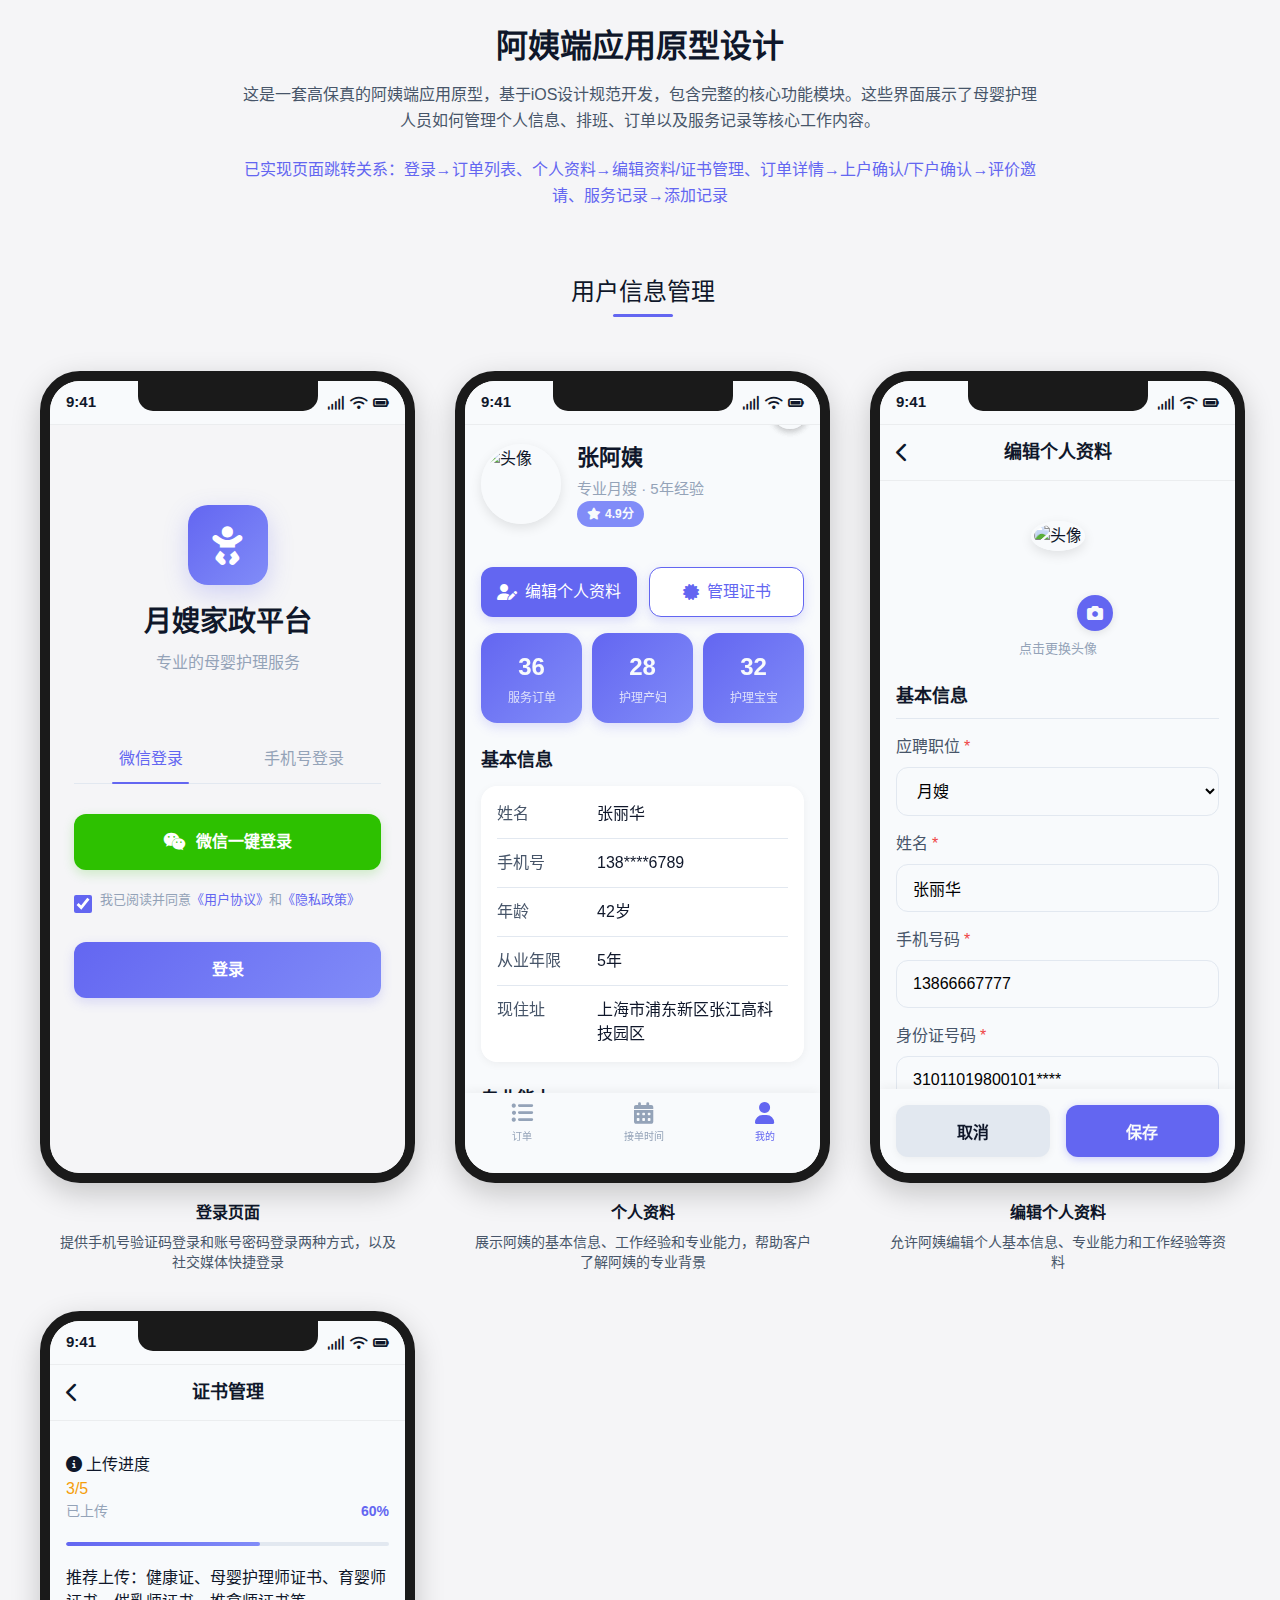
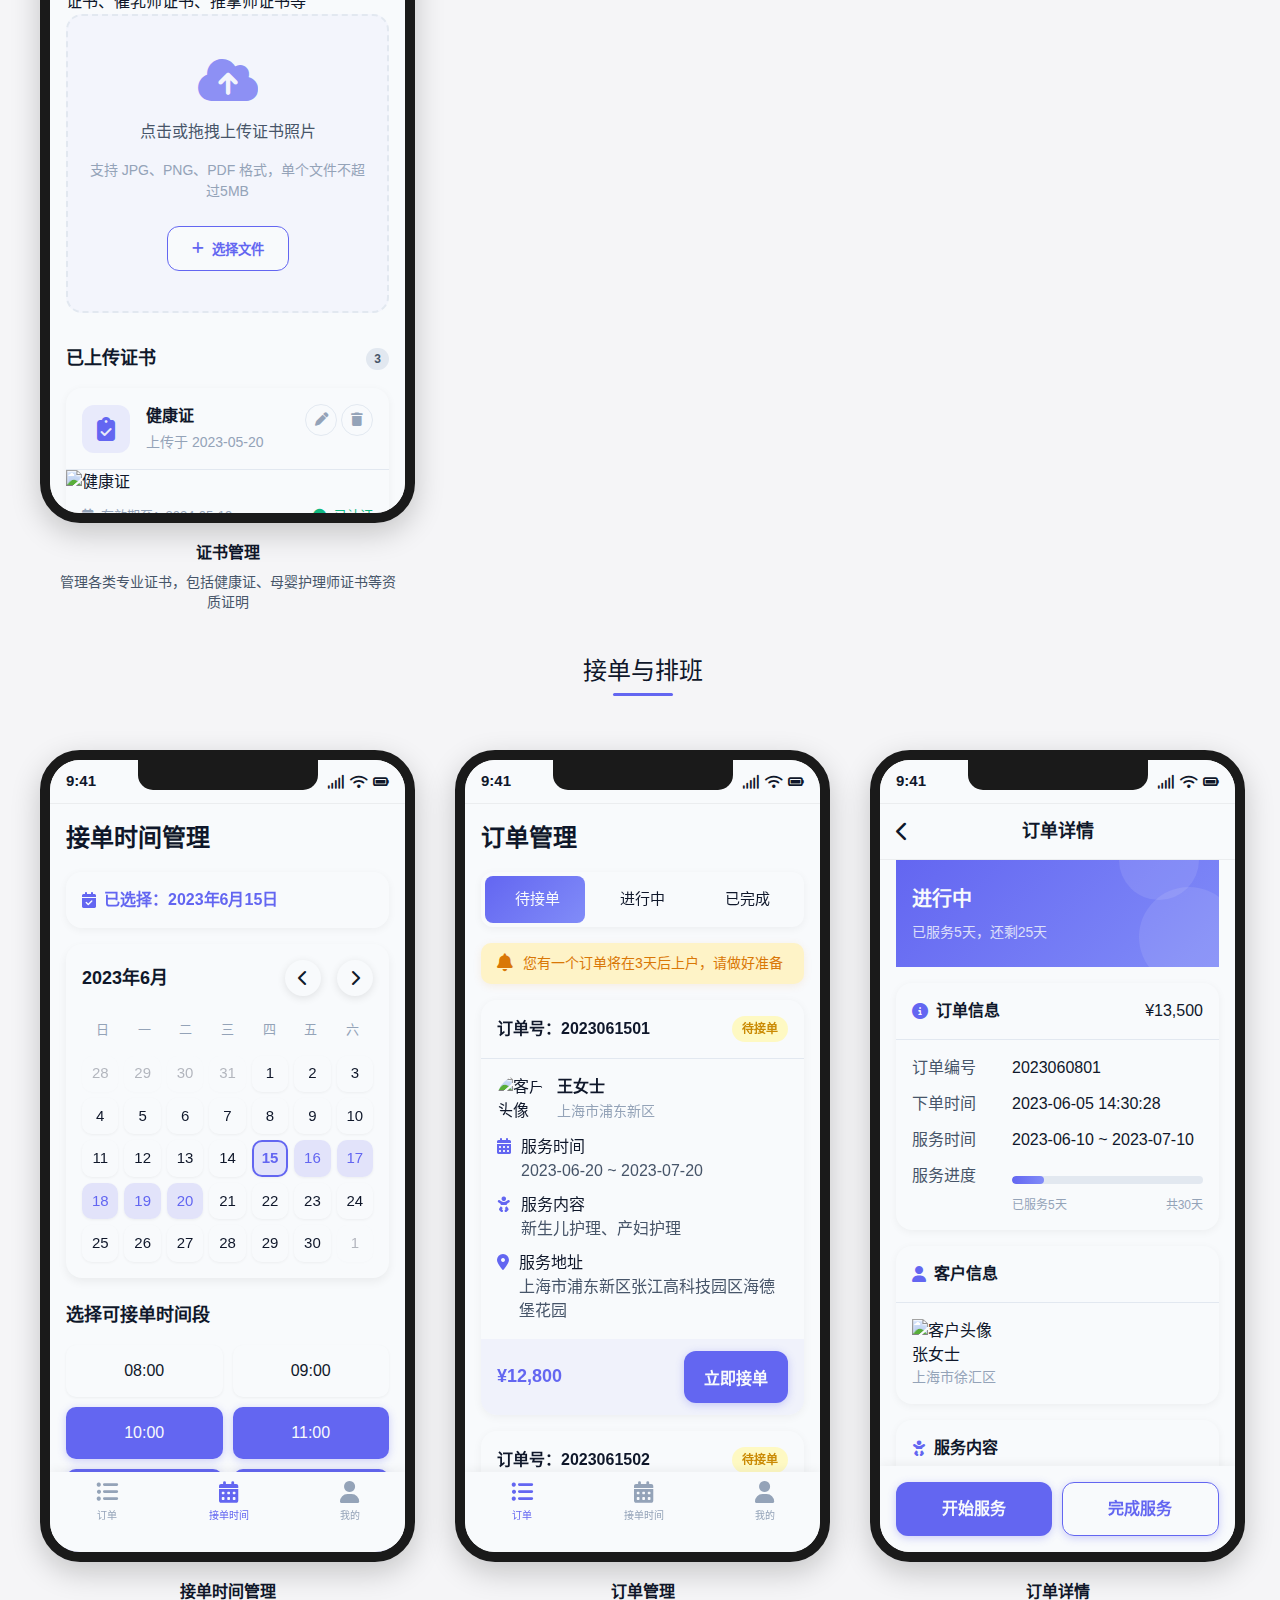
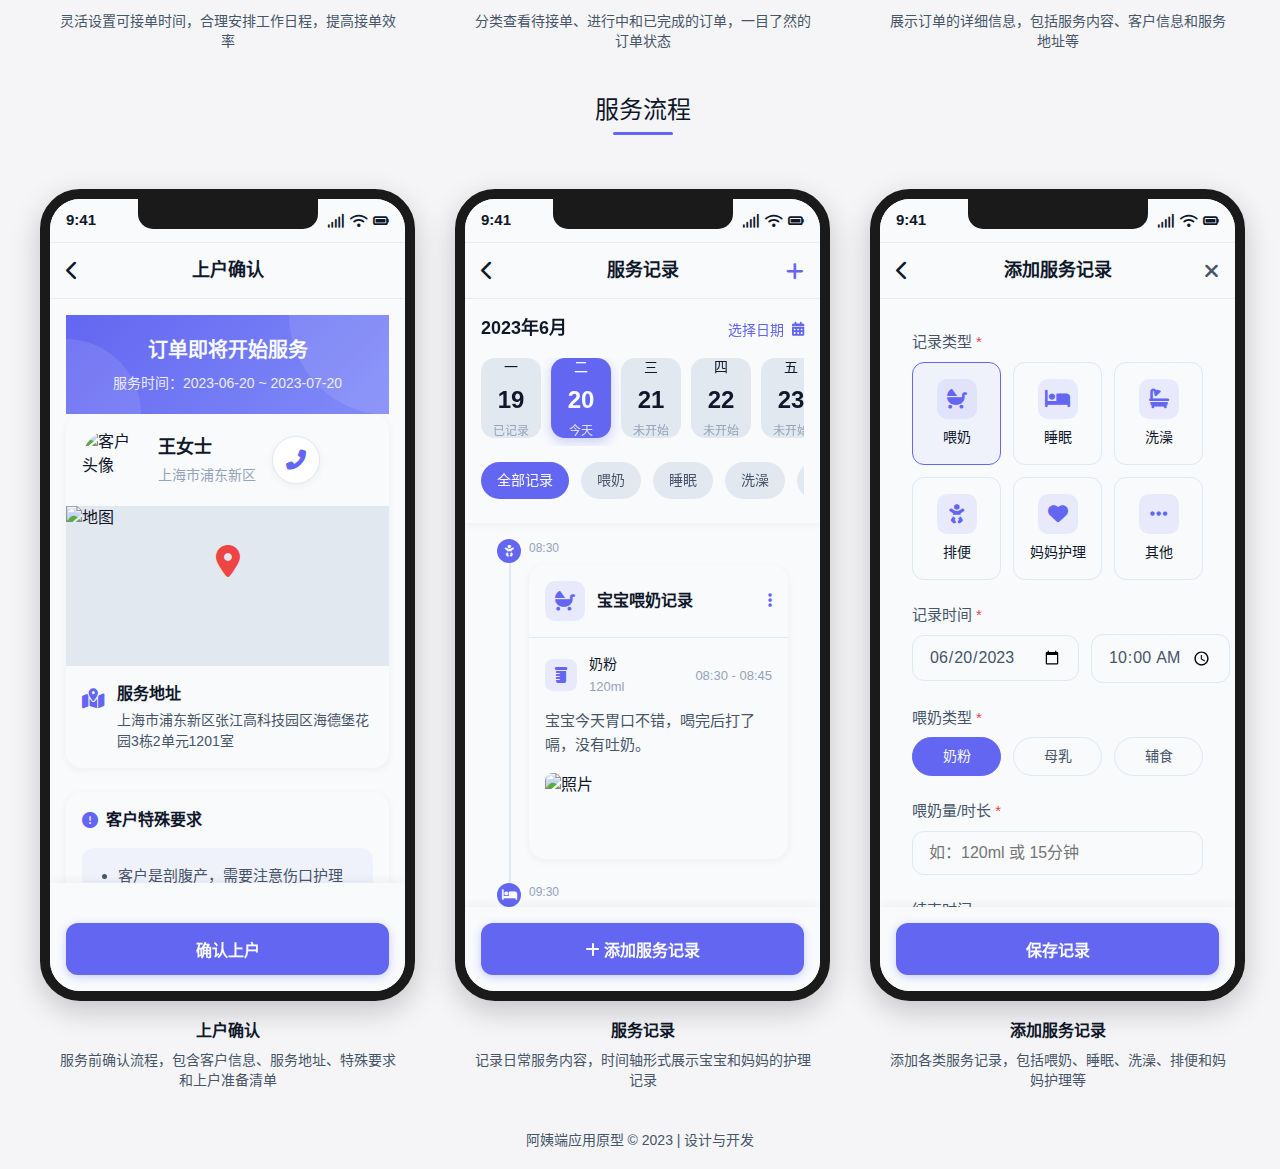
<file: index.html>
<!DOCTYPE html>
<html lang="zh-CN">
<head>
    <meta charset="UTF-8">
    <meta name="viewport" content="width=device-width, initial-scale=1.0">
    <title>阿姨端应用原型</title>
    <link rel="stylesheet" href="https://cdnjs.cloudflare.com/ajax/libs/font-awesome/6.4.0/css/all.min.css">
    <style>
        :root {
            --dark-blue: #0F172A;
            --purple: #6366F1;
            --light-purple: #818CF8;
            --white: #F8FAFC;
            --light-grey: #E2E8F0;
            --medium-grey: #94A3B8;
            --dark-grey: #475569;
        }
        
        * {
            margin: 0;
            padding: 0;
            box-sizing: border-box;
            font-family: -apple-system, BlinkMacSystemFont, 'Segoe UI', Roboto, Helvetica, Arial, sans-serif;
        }
        
        body {
            background-color: #f5f5f7;
            padding: 20px;
            display: flex;
            flex-direction: column;
            align-items: center;
        }
        
        .page-header {
            text-align: center;
            margin-bottom: 40px;
            max-width: 800px;
            width: 100%;
        }
        
        h1 {
            color: var(--dark-blue);
            margin-bottom: 16px;
            text-align: center;
        }
        
        .description {
            color: var(--dark-grey);
            line-height: 1.6;
            text-align: center;
            margin-bottom: 24px;
        }
        
        .prototype-container {
            display: grid;
            grid-template-columns: 1fr;
            gap: 40px;
            max-width: 1200px;
            width: 100%;
        }
        
        .section-title {
            font-size: 24px;
            color: var(--dark-blue);
            margin-bottom: 24px;
            text-align: center;
            grid-column: 1 / -1;
            position: relative;
        }
        
        .section-title::after {
            content: '';
            position: absolute;
            bottom: -10px;
            left: 50%;
            transform: translateX(-50%);
            width: 60px;
            height: 3px;
            background-color: var(--purple);
            border-radius: 3px;
        }
        
        .device {
            position: relative;
            width: 375px;
            height: 812px;
            margin: 0 auto;
            border-radius: 40px;
            box-shadow: 0 10px 30px rgba(0, 0, 0, 0.2);
            overflow: hidden;
            background-color: white;
            border: 10px solid #1a1a1a;
        }
        
        .device::before {
            content: '';
            position: absolute;
            top: 0;
            left: 50%;
            transform: translateX(-50%);
            width: 180px;
            height: 30px;
            background-color: #1a1a1a;
            border-bottom-left-radius: 15px;
            border-bottom-right-radius: 15px;
            z-index: 10;
        }
        
        .device-frame {
            width: 100%;
            height: 100%;
            overflow: hidden;
            position: relative;
            border-radius: 30px;
        }
        
        iframe {
            width: 100%;
            height: 100%;
            border: none;
        }
        
        .screen-label {
            text-align: center;
            margin-top: 16px;
            font-weight: bold;
            color: var(--dark-blue);
        }
        
        .screen-description {
            text-align: center;
            color: var(--dark-grey);
            font-size: 14px;
            margin-top: 8px;
            max-width: 340px;
            margin-left: auto;
            margin-right: auto;
        }
        
        @media (min-width: 768px) {
            .prototype-container {
                grid-template-columns: repeat(2, 1fr);
            }
        }
        
        @media (min-width: 1200px) {
            .prototype-container {
                grid-template-columns: repeat(3, 1fr);
            }
        }
    </style>
</head>
<body>
    <div class="page-header">
        <h1>阿姨端应用原型设计</h1>
        <p class="description">这是一套高保真的阿姨端应用原型，基于iOS设计规范开发，包含完整的核心功能模块。这些界面展示了母婴护理人员如何管理个人信息、排班、订单以及服务记录等核心工作内容。</p>
        <p class="description" style="color: var(--purple); font-weight: 500;">已实现页面跳转关系：登录→订单列表、个人资料→编辑资料/证书管理、订单详情→上户确认/下户确认→评价邀请、服务记录→添加记录</p>
    </div>
    
    <div class="prototype-container">
        <div class="section-title">用户信息管理</div>
        
        <div>
            <div class="device">
                <div class="device-frame">
                    <iframe src="login.html"></iframe>
                </div>
            </div>
            <div class="screen-label">登录页面</div>
            <div class="screen-description">提供手机号验证码登录和账号密码登录两种方式，以及社交媒体快捷登录</div>
        </div>
        
        <div>
            <div class="device">
                <div class="device-frame">
                    <iframe src="profile.html"></iframe>
                </div>
            </div>
            <div class="screen-label">个人资料</div>
            <div class="screen-description">展示阿姨的基本信息、工作经验和专业能力，帮助客户了解阿姨的专业背景</div>
        </div>
        
        <div>
            <div class="device">
                <div class="device-frame">
                    <iframe src="profile-edit.html"></iframe>
                </div>
            </div>
            <div class="screen-label">编辑个人资料</div>
            <div class="screen-description">允许阿姨编辑个人基本信息、专业能力和工作经验等资料</div>
        </div>
        
        <div>
            <div class="device">
                <div class="device-frame">
                    <iframe src="certificate-upload.html"></iframe>
                </div>
            </div>
            <div class="screen-label">证书管理</div>
            <div class="screen-description">管理各类专业证书，包括健康证、母婴护理师证书等资质证明</div>
        </div>
        
        <div class="section-title">接单与排班</div>
        
        <div>
            <div class="device">
                <div class="device-frame">
                    <iframe src="schedule.html"></iframe>
                </div>
            </div>
            <div class="screen-label">接单时间管理</div>
            <div class="screen-description">灵活设置可接单时间，合理安排工作日程，提高接单效率</div>
        </div>
        
        <div>
            <div class="device">
                <div class="device-frame">
                    <iframe src="orders.html"></iframe>
                </div>
            </div>
            <div class="screen-label">订单管理</div>
            <div class="screen-description">分类查看待接单、进行中和已完成的订单，一目了然的订单状态</div>
        </div>
        
        <div>
            <div class="device">
                <div class="device-frame">
                    <iframe src="order-detail.html"></iframe>
                </div>
            </div>
            <div class="screen-label">订单详情</div>
            <div class="screen-description">展示订单的详细信息，包括服务内容、客户信息和服务地址等</div>
        </div>
        
        <div class="section-title">服务流程</div>
        
        <div>
            <div class="device">
                <div class="device-frame">
                    <iframe src="order-confirm.html"></iframe>
                </div>
            </div>
            <div class="screen-label">上户确认</div>
            <div class="screen-description">服务前确认流程，包含客户信息、服务地址、特殊要求和上户准备清单</div>
        </div>
        
        <div>
            <div class="device">
                <div class="device-frame">
                    <iframe src="service-record.html"></iframe>
                </div>
            </div>
            <div class="screen-label">服务记录</div>
            <div class="screen-description">记录日常服务内容，时间轴形式展示宝宝和妈妈的护理记录</div>
        </div>
        
        <div>
            <div class="device">
                <div class="device-frame">
                    <iframe src="add-record.html"></iframe>
                </div>
            </div>
            <div class="screen-label">添加服务记录</div>
            <div class="screen-description">添加各类服务记录，包括喂奶、睡眠、洗澡、排便和妈妈护理等</div>
        </div>
    </div>
    
    <div style="margin-top: 40px; text-align: center; color: var(--dark-grey); font-size: 14px;">
        阿姨端应用原型 © 2023 | 设计与开发
    </div>
</body>
</html>
</file>
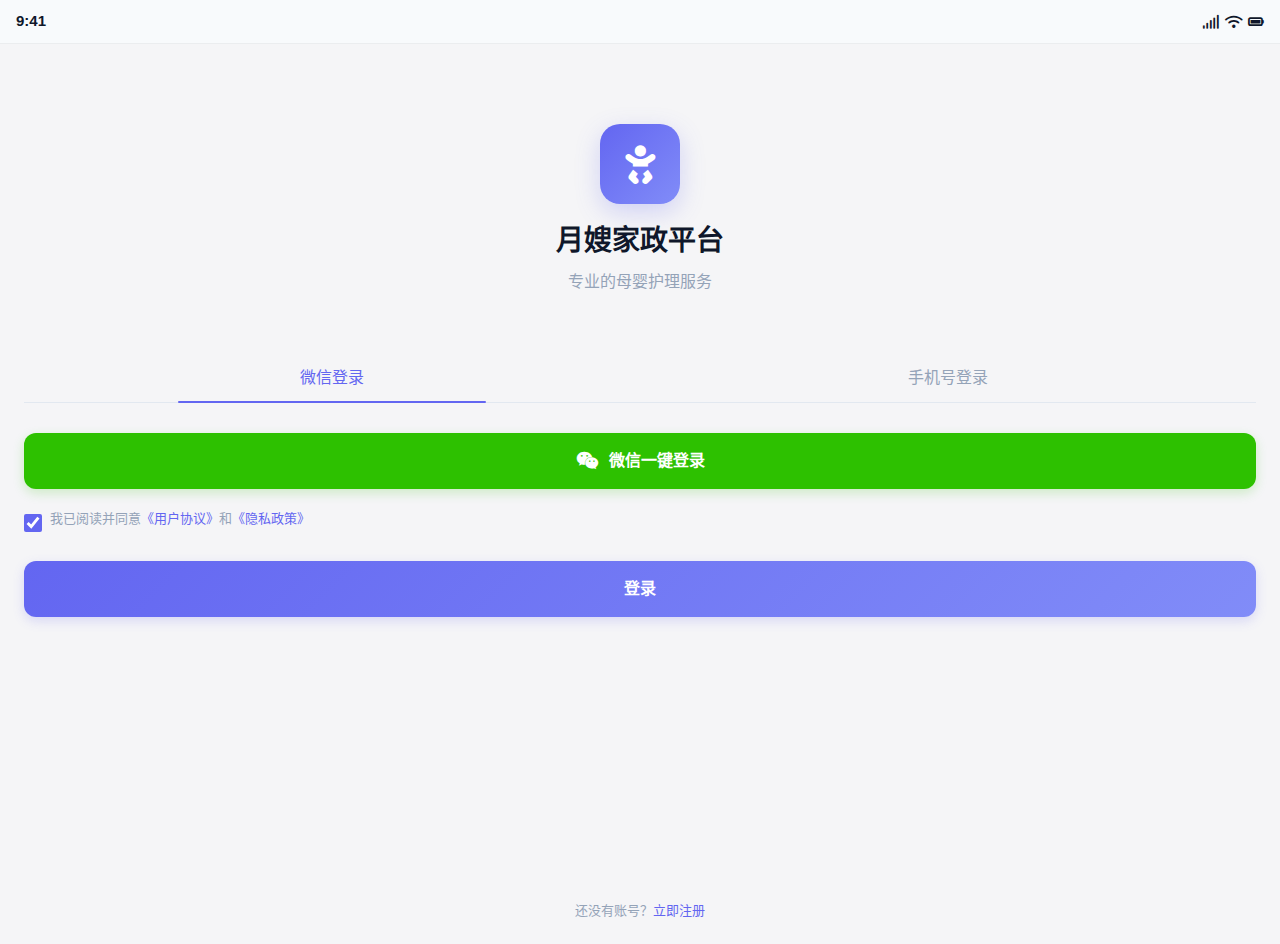
<file: login.html>
<!DOCTYPE html>
<html lang="zh-CN">
<head>
    <meta charset="UTF-8">
    <meta name="viewport" content="width=device-width, initial-scale=1.0">
    <title>登录 - 阿姨端</title>
    <link rel="stylesheet" href="styles.css">
    <link rel="stylesheet" href="https://cdnjs.cloudflare.com/ajax/libs/font-awesome/6.4.0/css/all.min.css">
    <style>
        :root {
            --dark-blue: #0F172A;
            --purple: #6366F1;
            --light-purple: #818CF8;
            --white: #F8FAFC;
            --light-grey: #E2E8F0;
            --medium-grey: #94A3B8;
            --dark-grey: #475569;
        }
        
        * {
            margin: 0;
            padding: 0;
            box-sizing: border-box;
            font-family: -apple-system, BlinkMacSystemFont, 'Segoe UI', Roboto, Helvetica, Arial, sans-serif;
        }
        
        body {
            background-color: #f5f5f7;
        }
        
        .login-container {
            display: flex;
            flex-direction: column;
            min-height: 100vh;
            padding: 0 24px;
        }
        
        .login-header {
            padding-top: 80px;
            text-align: center;
            margin-bottom: 60px;
        }
        
        .app-logo {
            width: 80px;
            height: 80px;
            border-radius: 20px;
            margin: 0 auto 16px;
            display: flex;
            align-items: center;
            justify-content: center;
            background: linear-gradient(135deg, var(--purple) 0%, var(--light-purple) 100%);
            box-shadow: 0 8px 24px rgba(99, 102, 241, 0.25);
        }
        
        .app-logo i {
            font-size: 40px;
            color: white;
        }
        
        .app-title {
            font-size: 28px;
            font-weight: bold;
            color: var(--dark-blue);
            margin-bottom: 8px;
        }
        
        .app-subtitle {
            font-size: 16px;
            color: var(--medium-grey);
        }
        
        .login-form {
            flex: 1;
        }
        
        .form-group {
            margin-bottom: 24px;
        }
        
        .form-label {
            display: block;
            margin-bottom: 8px;
            font-weight: 500;
            color: var(--dark-grey);
        }
        
        .input-container {
            position: relative;
        }
        
        .form-control {
            width: 100%;
            padding: 16px;
            padding-left: 48px;
            border: 1px solid var(--light-grey);
            border-radius: 12px;
            font-size: 16px;
            background-color: var(--white);
            transition: border-color 0.3s ease, box-shadow 0.3s ease;
        }
        
        .form-control:focus {
            border-color: var(--purple);
            outline: none;
            box-shadow: 0 0 0 2px rgba(99, 102, 241, 0.2);
        }
        
        .input-icon {
            position: absolute;
            left: 16px;
            top: 50%;
            transform: translateY(-50%);
            color: var(--medium-grey);
            font-size: 20px;
        }
        
        .verification-code {
            display: flex;
            gap: 10px;
        }
        
        .verification-code .form-control {
            flex: 1;
        }
        
        .send-code-btn {
            flex: 0 0 110px;
            background: none;
            border: 1px solid var(--purple);
            color: var(--purple);
            border-radius: 12px;
            font-size: 14px;
            font-weight: 500;
            cursor: pointer;
            white-space: nowrap;
        }
        
        .login-button {
            width: 100%;
            padding: 16px;
            background: linear-gradient(135deg, var(--purple) 0%, var(--light-purple) 100%);
            color: white;
            border: none;
            border-radius: 12px;
            font-size: 16px;
            font-weight: 600;
            margin-top: 16px;
            box-shadow: 0 4px 12px rgba(99, 102, 241, 0.2);
            transition: transform 0.3s ease;
            white-space: nowrap;
            display: flex;
            align-items: center;
            justify-content: center;
        }
        
        .login-button:active {
            transform: scale(0.98);
        }
        
        .login-footer {
            text-align: center;
            margin-bottom: 24px;
            color: var(--medium-grey);
            font-size: 13px;
        }
        
        .login-footer a {
            color: var(--purple);
            text-decoration: none;
        }
        
        .agreement-check {
            display: flex;
            align-items: center;
            gap: 8px;
            margin-top: 20px;
            margin-bottom: 24px;
        }
        
        .agreement-check input {
            width: 18px;
            height: 18px;
            accent-color: var(--purple);
        }
        
        .agreement-text {
            font-size: 13px;
            color: var(--medium-grey);
        }
        
        .agreement-text a {
            color: var(--purple);
            text-decoration: none;
        }
        
        .wechat-login-button {
            display: flex;
            align-items: center;
            justify-content: center;
            gap: 10px;
            width: 100%;
            padding: 16px;
            background-color: #2DC100;
            color: white;
            border: none;
            border-radius: 12px;
            font-size: 16px;
            font-weight: 600;
            margin-bottom: 16px;
            box-shadow: 0 4px 12px rgba(45, 193, 0, 0.2);
            transition: transform 0.3s ease;
            white-space: nowrap;
            text-decoration: none;
        }
        
        .wechat-login-button:active {
            transform: scale(0.98);
        }
        
        .wechat-login-button i {
            font-size: 20px;
        }
        
        .login-tabs {
            display: flex;
            margin-bottom: 30px;
            border-bottom: 1px solid var(--light-grey);
        }
        
        .login-tab {
            flex: 1;
            text-align: center;
            padding: 12px 0;
            font-weight: 500;
            color: var(--medium-grey);
            position: relative;
            transition: color 0.3s;
            white-space: nowrap;
        }
        
        .login-tab.active {
            color: var(--purple);
        }
        
        .login-tab.active::after {
            content: '';
            position: absolute;
            bottom: -1px;
            left: 25%;
            width: 50%;
            height: 2px;
            background-color: var(--purple);
            border-radius: 2px;
        }
        
        .tab-content {
            display: none;
        }
        
        .tab-content.active {
            display: block;
        }
        
        a {
            text-decoration: none;
        }
    </style>
</head>
<body>
    <!-- iOS 状态栏 -->
    <div class="status-bar">
        <div class="status-bar-time">9:41</div>
        <div class="status-bar-icons">
            <i class="fas fa-signal"></i>
            <i class="fas fa-wifi"></i>
            <i class="fas fa-battery-full"></i>
        </div>
    </div>
    
    <div class="login-container">
        <div class="login-header">
            <div class="app-logo">
                <i class="fas fa-baby"></i>
            </div>
            <h1 class="app-title">月嫂家政平台</h1>
            <p class="app-subtitle">专业的母婴护理服务</p>
        </div>
        
        <div class="login-form">
            <div class="login-tabs">
                <div class="login-tab active" onclick="switchTab('wechat')">微信登录</div>
                <div class="login-tab" onclick="switchTab('phone')">手机号登录</div>
            </div>
            
            <div id="wechat-login" class="tab-content active">
                <a href="orders.html" class="wechat-login-button">
                    <i class="fab fa-weixin"></i> 微信一键登录
                </a>
            </div>
            
            <div id="phone-login" class="tab-content">
                <div class="form-group">
                    <div class="input-container">
                        <i class="fas fa-mobile-alt input-icon"></i>
                        <input type="tel" class="form-control" placeholder="请输入手机号">
                    </div>
                </div>
                
                <div class="form-group">
                    <div class="verification-code">
                        <div class="input-container">
                            <i class="fas fa-shield-alt input-icon"></i>
                            <input type="text" class="form-control" placeholder="请输入验证码">
                        </div>
                        <button class="send-code-btn">获取验证码</button>
                    </div>
                </div>
            </div>
            
            <div class="agreement-check">
                <input type="checkbox" id="agreement" checked>
                <label for="agreement" class="agreement-text">
                    我已阅读并同意<a href="#">《用户协议》</a>和<a href="#">《隐私政策》</a>
                </label>
            </div>
            
            <a href="orders.html" class="button login-button">登录</a>
        </div>
        
        <div class="login-footer">
            还没有账号？<a href="#">立即注册</a>
        </div>
    </div>

    <script>
        function switchTab(tab) {
            // 移除所有标签的active类
            document.querySelectorAll('.login-tab').forEach(item => {
                item.classList.remove('active');
            });
            
            // 移除所有内容的active类
            document.querySelectorAll('.tab-content').forEach(item => {
                item.classList.remove('active');
            });
            
            // 给选中的标签添加active类
            if(tab === 'wechat') {
                document.querySelectorAll('.login-tab')[0].classList.add('active');
                document.getElementById('wechat-login').classList.add('active');
            } else if(tab === 'phone') {
                document.querySelectorAll('.login-tab')[1].classList.add('active');
                document.getElementById('phone-login').classList.add('active');
            }
        }
    </script>
</body>
</html>
</file>
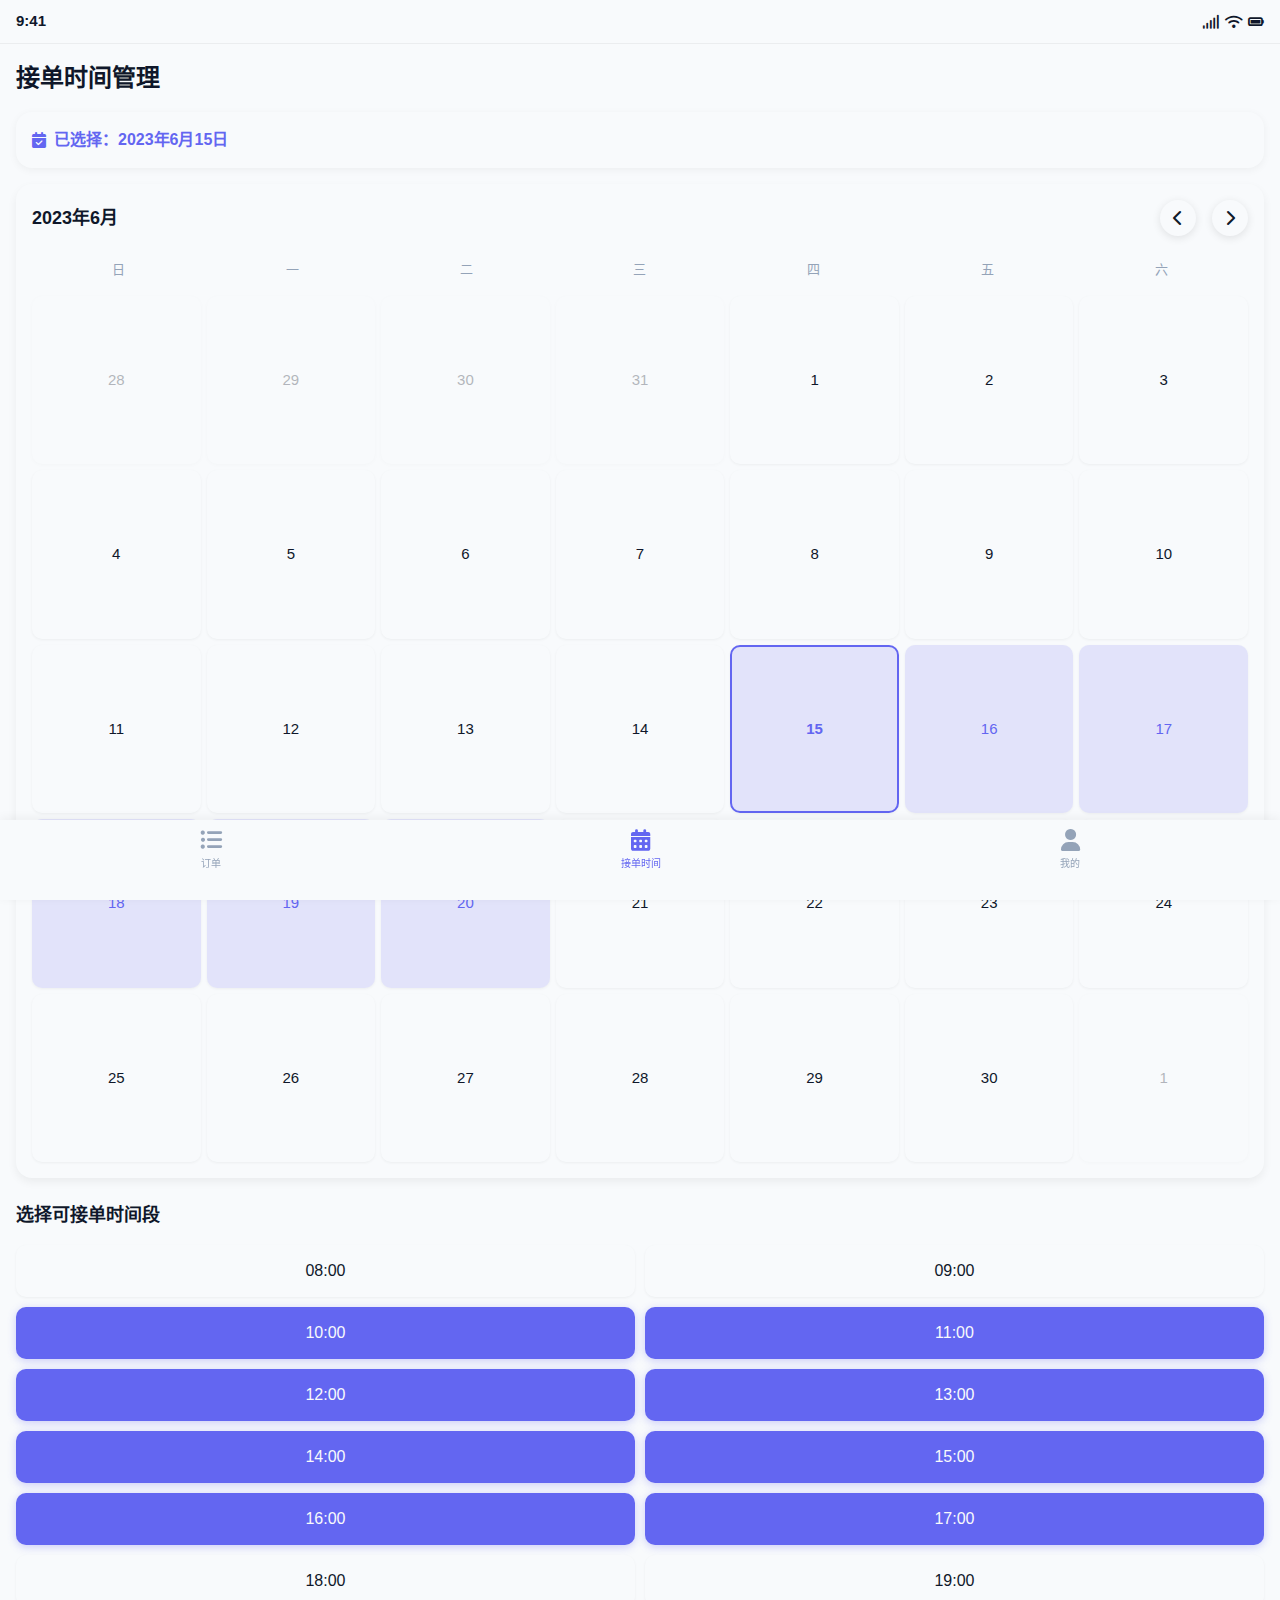
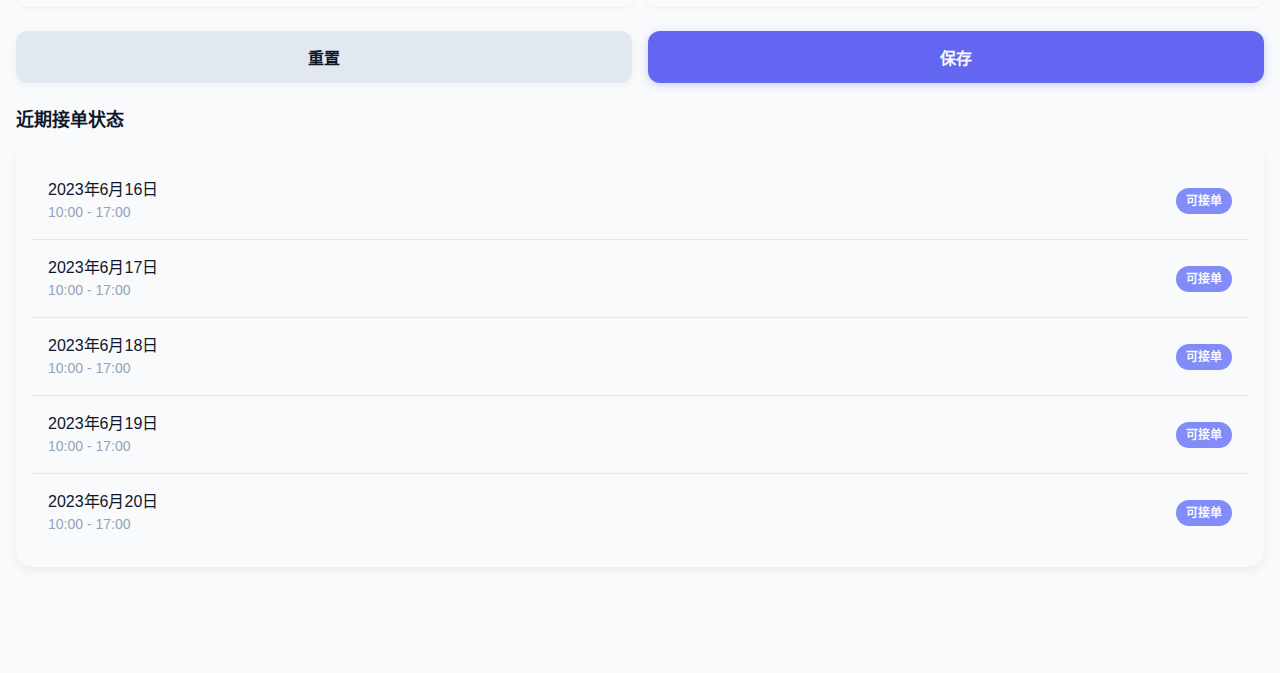
<file: schedule.html>
<!DOCTYPE html>
<html lang="zh-CN">
<head>
    <meta charset="UTF-8">
    <meta name="viewport" content="width=device-width, initial-scale=1.0">
    <title>接单时间管理 - 阿姨端</title>
    <link rel="stylesheet" href="styles.css">
    <link rel="stylesheet" href="https://cdnjs.cloudflare.com/ajax/libs/font-awesome/6.4.0/css/all.min.css">
    <style>
        .calendar-header {
            display: flex;
            justify-content: space-between;
            align-items: center;
            margin-bottom: 16px;
        }
        
        .calendar-title {
            font-size: 18px;
            font-weight: 600;
        }
        
        .calendar-nav {
            display: flex;
            gap: 16px;
        }
        
        .calendar-nav-btn {
            width: 36px;
            height: 36px;
            display: flex;
            align-items: center;
            justify-content: center;
            border-radius: 50%;
            background-color: var(--white);
            color: var(--dark-blue);
            box-shadow: 0 2px 8px rgba(0, 0, 0, 0.1);
            transition: all 0.3s ease;
        }
        
        .calendar-nav-btn:active {
            transform: scale(0.95);
            background-color: var(--light-grey);
        }
        
        .weekdays {
            display: grid;
            grid-template-columns: repeat(7, 1fr);
            text-align: center;
            margin-bottom: 8px;
        }
        
        .weekday {
            font-size: 13px;
            color: var(--medium-grey);
            padding: 8px 0;
        }
        
        .calendar-grid {
            display: grid;
            grid-template-columns: repeat(7, 1fr);
            gap: 6px;
        }
        
        .day {
            aspect-ratio: 1/1;
            display: flex;
            flex-direction: column;
            align-items: center;
            justify-content: center;
            background-color: var(--white);
            border-radius: 10px;
            position: relative;
            box-shadow: 0 1px 3px rgba(0, 0, 0, 0.05);
            transition: all 0.3s ease;
        }
        
        .day.available {
            background-color: rgba(99, 102, 241, 0.15);
            color: var(--purple);
            font-weight: 500;
        }
        
        .day.today {
            border: 2px solid var(--purple);
            font-weight: 600;
        }
        
        .day.disabled {
            opacity: 0.3;
            pointer-events: none;
        }
        
        .day:active {
            transform: scale(0.95);
            background-color: var(--light-grey);
        }
        
        .day-number {
            font-size: 15px;
        }

        .time-slots {
            margin-top: 24px;
        }
        
        .time-slots-header {
            display: flex;
            justify-content: space-between;
            align-items: center;
            margin-bottom: 16px;
        }
        
        .time-grid {
            display: flex;
            flex-wrap: wrap;
            gap: 10px;
            margin-bottom: 24px;
        }
        
        .time-slot {
            flex: 0 0 calc(50% - 5px);
            padding: 14px;
            text-align: center;
            background-color: var(--white);
            border-radius: 10px;
            box-shadow: 0 1px 3px rgba(0, 0, 0, 0.05);
            transition: all 0.3s ease;
        }
        
        .time-slot.selected {
            background-color: var(--purple);
            color: var(--white);
            box-shadow: 0 2px 8px rgba(99, 102, 241, 0.3);
        }
        
        .time-slot:active {
            transform: scale(0.98);
        }
        
        .action-buttons {
            display: flex;
            gap: 16px;
            margin-top: 24px;
        }
        
        .action-buttons .button {
            flex: 1;
        }

        .selected-date {
            background-color: var(--white);
            padding: 16px;
            border-radius: 16px;
            margin-bottom: 16px;
            font-weight: 600;
            color: var(--purple);
            display: flex;
            align-items: center;
            gap: 8px;
            box-shadow: 0 2px 8px rgba(0, 0, 0, 0.05);
            animation: fadeIn 0.3s ease forwards;
        }
    </style>
</head>
<body>
    <!-- iOS 状态栏 -->
    <div class="status-bar">
        <div class="status-bar-time">9:41</div>
        <div class="status-bar-icons">
            <i class="fas fa-signal"></i>
            <i class="fas fa-wifi"></i>
            <i class="fas fa-battery-full"></i>
        </div>
    </div>
    
    <div class="container scroll-container">
        <div class="page-title">接单时间管理</div>
        
        <div class="selected-date">
            <i class="fas fa-calendar-check"></i>
            已选择：2023年6月15日
        </div>
        
        <div class="card">
            <div class="calendar-header">
                <div class="calendar-title">2023年6月</div>
                <div class="calendar-nav">
                    <a href="#" class="calendar-nav-btn"><i class="fas fa-chevron-left"></i></a>
                    <a href="#" class="calendar-nav-btn"><i class="fas fa-chevron-right"></i></a>
                </div>
            </div>
            
            <div class="weekdays">
                <div class="weekday">日</div>
                <div class="weekday">一</div>
                <div class="weekday">二</div>
                <div class="weekday">三</div>
                <div class="weekday">四</div>
                <div class="weekday">五</div>
                <div class="weekday">六</div>
            </div>
            
            <div class="calendar-grid">
                <div class="day disabled"><span class="day-number">28</span></div>
                <div class="day disabled"><span class="day-number">29</span></div>
                <div class="day disabled"><span class="day-number">30</span></div>
                <div class="day disabled"><span class="day-number">31</span></div>
                <div class="day"><span class="day-number">1</span></div>
                <div class="day"><span class="day-number">2</span></div>
                <div class="day"><span class="day-number">3</span></div>
                
                <div class="day"><span class="day-number">4</span></div>
                <div class="day"><span class="day-number">5</span></div>
                <div class="day"><span class="day-number">6</span></div>
                <div class="day"><span class="day-number">7</span></div>
                <div class="day"><span class="day-number">8</span></div>
                <div class="day"><span class="day-number">9</span></div>
                <div class="day"><span class="day-number">10</span></div>
                
                <div class="day"><span class="day-number">11</span></div>
                <div class="day"><span class="day-number">12</span></div>
                <div class="day"><span class="day-number">13</span></div>
                <div class="day"><span class="day-number">14</span></div>
                <div class="day today available"><span class="day-number">15</span></div>
                <div class="day available"><span class="day-number">16</span></div>
                <div class="day available"><span class="day-number">17</span></div>
                
                <div class="day available"><span class="day-number">18</span></div>
                <div class="day available"><span class="day-number">19</span></div>
                <div class="day available"><span class="day-number">20</span></div>
                <div class="day"><span class="day-number">21</span></div>
                <div class="day"><span class="day-number">22</span></div>
                <div class="day"><span class="day-number">23</span></div>
                <div class="day"><span class="day-number">24</span></div>
                
                <div class="day"><span class="day-number">25</span></div>
                <div class="day"><span class="day-number">26</span></div>
                <div class="day"><span class="day-number">27</span></div>
                <div class="day"><span class="day-number">28</span></div>
                <div class="day"><span class="day-number">29</span></div>
                <div class="day"><span class="day-number">30</span></div>
                <div class="day disabled"><span class="day-number">1</span></div>
            </div>
        </div>
        
        <div class="time-slots">
            <div class="time-slots-header">
                <div class="section-title" style="margin: 0;">选择可接单时间段</div>
            </div>
            
            <div class="time-grid">
                <div class="time-slot">08:00</div>
                <div class="time-slot">09:00</div>
                <div class="time-slot selected">10:00</div>
                <div class="time-slot selected">11:00</div>
                <div class="time-slot selected">12:00</div>
                <div class="time-slot selected">13:00</div>
                <div class="time-slot selected">14:00</div>
                <div class="time-slot selected">15:00</div>
                <div class="time-slot selected">16:00</div>
                <div class="time-slot selected">17:00</div>
                <div class="time-slot">18:00</div>
                <div class="time-slot">19:00</div>
            </div>
            
            <div class="action-buttons">
                <button class="button button-secondary">重置</button>
                <button class="button">保存</button>
            </div>
        </div>
        
        <div class="section-title">近期接单状态</div>
        <div class="card">
            <div class="list-item">
                <div>
                    <div style="font-weight: 500;">2023年6月16日</div>
                    <div style="color: var(--medium-grey); font-size: 14px;">10:00 - 17:00</div>
                </div>
                <span class="badge">可接单</span>
            </div>
            <div class="list-item">
                <div>
                    <div style="font-weight: 500;">2023年6月17日</div>
                    <div style="color: var(--medium-grey); font-size: 14px;">10:00 - 17:00</div>
                </div>
                <span class="badge">可接单</span>
            </div>
            <div class="list-item">
                <div>
                    <div style="font-weight: 500;">2023年6月18日</div>
                    <div style="color: var(--medium-grey); font-size: 14px;">10:00 - 17:00</div>
                </div>
                <span class="badge">可接单</span>
            </div>
            <div class="list-item">
                <div>
                    <div style="font-weight: 500;">2023年6月19日</div>
                    <div style="color: var(--medium-grey); font-size: 14px;">10:00 - 17:00</div>
                </div>
                <span class="badge">可接单</span>
            </div>
            <div class="list-item">
                <div>
                    <div style="font-weight: 500;">2023年6月20日</div>
                    <div style="color: var(--medium-grey); font-size: 14px;">10:00 - 17:00</div>
                </div>
                <span class="badge">可接单</span>
            </div>
        </div>
    </div>
    
    <!-- 底部导航栏 -->
    <div class="tab-bar">
        <a href="orders.html" class="tab-item">
            <i class="fas fa-list-ul"></i>
            <span>订单</span>
        </a>
        <a href="schedule.html" class="tab-item active">
            <i class="fas fa-calendar-alt"></i>
            <span>接单时间</span>
        </a>
        <a href="profile.html" class="tab-item">
            <i class="fas fa-user"></i>
            <span>我的</span>
        </a>
    </div>
</body>
</html>
</file>
<file: styles.css>
:root {
    --dark-blue: #0F172A;
    --purple: #6366F1;
    --light-purple: #818cf8;
    --white: #F8FAFC;
    --light-grey: #E2E8F0;
    --medium-grey: #94A3B8;
    --dark-grey: #475569;
}

* {
    margin: 0;
    padding: 0;
    box-sizing: border-box;
    font-family: -apple-system, BlinkMacSystemFont, 'Segoe UI', Roboto, Helvetica, Arial, sans-serif;
    -webkit-tap-highlight-color: transparent;
}

body {
    background-color: var(--white);
    color: var(--dark-blue);
    font-size: 16px;
    line-height: 1.5;
    overflow-x: hidden;
}

/* iOS 状态栏 */
.status-bar {
    height: 44px;
    width: 100%;
    background-color: var(--white);
    display: flex;
    justify-content: space-between;
    align-items: center;
    padding: 0 16px;
    position: sticky;
    top: 0;
    z-index: 100;
    border-bottom: 1px solid rgba(0, 0, 0, 0.05);
}

.status-bar-time {
    font-weight: 600;
    font-size: 15px;
}

.status-bar-icons {
    display: flex;
    gap: 5px;
}

.status-bar-icons i {
    font-size: 14px;
}

/* 通用容器 */
.container {
    padding: 16px;
    padding-bottom: 90px; /* 为底部导航栏留出空间 */
}

/* 底部导航栏 */
.tab-bar {
    position: fixed;
    bottom: 0;
    left: 0;
    width: 100%;
    height: 80px;
    background-color: var(--white);
    display: flex;
    justify-content: space-around;
    align-items: center;
    box-shadow: 0 -2px 10px rgba(0, 0, 0, 0.05);
    z-index: 100;
    padding-bottom: 20px;
}

.tab-item {
    display: flex;
    flex-direction: column;
    align-items: center;
    gap: 5px;
    color: var(--medium-grey);
    text-decoration: none;
    font-size: 10px;
    transition: all 0.3s ease;
}

.tab-item i {
    font-size: 22px;
}

.tab-item.active {
    color: var(--purple);
}

/* 卡片样式 */
.card {
    background-color: var(--white);
    border-radius: 16px;
    box-shadow: 0 4px 10px rgba(0, 0, 0, 0.06);
    padding: 16px;
    margin-bottom: 16px;
    transition: transform 0.3s ease, box-shadow 0.3s ease;
}

.card:active {
    transform: scale(0.98);
    box-shadow: 0 2px 5px rgba(0, 0, 0, 0.08);
}

/* 按钮样式 */
.button {
    background-color: var(--purple);
    color: var(--white);
    border: none;
    border-radius: 12px;
    padding: 14px 20px;
    font-weight: 600;
    font-size: 16px;
    display: inline-flex;
    align-items: center;
    justify-content: center;
    gap: 8px;
    transition: all 0.3s ease;
    cursor: pointer;
    box-shadow: 0 2px 8px rgba(99, 102, 241, 0.3);
    white-space: nowrap;
    text-decoration: none;
}

.button:active {
    transform: scale(0.98);
    box-shadow: 0 1px 4px rgba(99, 102, 241, 0.2);
    background-color: var(--light-purple);
}

.button-secondary {
    background-color: var(--light-grey);
    color: var(--dark-blue);
    box-shadow: 0 2px 8px rgba(0, 0, 0, 0.05);
}

.button-secondary:active {
    background-color: #d1d5db;
    box-shadow: 0 1px 4px rgba(0, 0, 0, 0.03);
}

/* 表单元素 */
.form-group {
    margin-bottom: 16px;
}

label {
    display: block;
    margin-bottom: 8px;
    font-weight: 500;
    color: var(--dark-grey);
}

input, textarea, select {
    width: 100%;
    padding: 14px 16px;
    border: 1px solid var(--light-grey);
    border-radius: 12px;
    font-size: 16px;
    background-color: var(--white);
    transition: border-color 0.3s ease, box-shadow 0.3s ease;
}

input:focus, textarea:focus, select:focus {
    border-color: var(--purple);
    outline: none;
    box-shadow: 0 0 0 2px rgba(99, 102, 241, 0.2);
}

/* 分隔线 */
.divider {
    height: 1px;
    background-color: var(--light-grey);
    margin: 16px 0;
}

/* 大标题 */
.page-title {
    font-size: 24px;
    font-weight: 700;
    margin-bottom: 16px;
}

/* 子标题 */
.section-title {
    font-size: 18px;
    font-weight: 600;
    margin-bottom: 12px;
    margin-top: 24px;
}

/* 徽章 */
.badge {
    background-color: var(--light-purple);
    color: var(--white);
    padding: 4px 10px;
    border-radius: 20px;
    font-size: 12px;
    font-weight: 600;
    display: inline-flex;
    align-items: center;
    gap: 4px;
}

.badge-outline {
    background-color: transparent;
    color: var(--purple);
    border: 1px solid var(--purple);
}

/* iOS样式的滚动条 */
::-webkit-scrollbar {
    width: 0;  /* 移除滚动条 */
    height: 0;
}

/* iOS滚动效果模拟 */
.scroll-container {
    overflow-y: auto;
    -webkit-overflow-scrolling: touch; /* 启用iOS风格的滚动 */
    scroll-behavior: smooth;
}

/* 列表样式 */
.list-item {
    padding: 16px;
    border-bottom: 1px solid var(--light-grey);
    display: flex;
    justify-content: space-between;
    align-items: center;
}

.list-item:last-child {
    border-bottom: none;
}

/* 动画效果 */
@keyframes fadeIn {
    from { opacity: 0; transform: translateY(10px); }
    to { opacity: 1; transform: translateY(0); }
}

.animate-fade-in {
    animation: fadeIn 0.3s ease forwards;
}

/* 栅格系统 */
.row {
    display: flex;
    flex-wrap: wrap;
    margin: 0 -8px;
}

.col {
    padding: 0 8px;
    flex: 1;
}

.col-6 {
    width: 50%;
    padding: 0 8px;
}

/* 全局链接样式 */
a {
    text-decoration: none;
    color: inherit;
}

a.button, button.button, input[type="button"], input[type="submit"] {
    white-space: nowrap;
    text-decoration: none;
}
</file>
